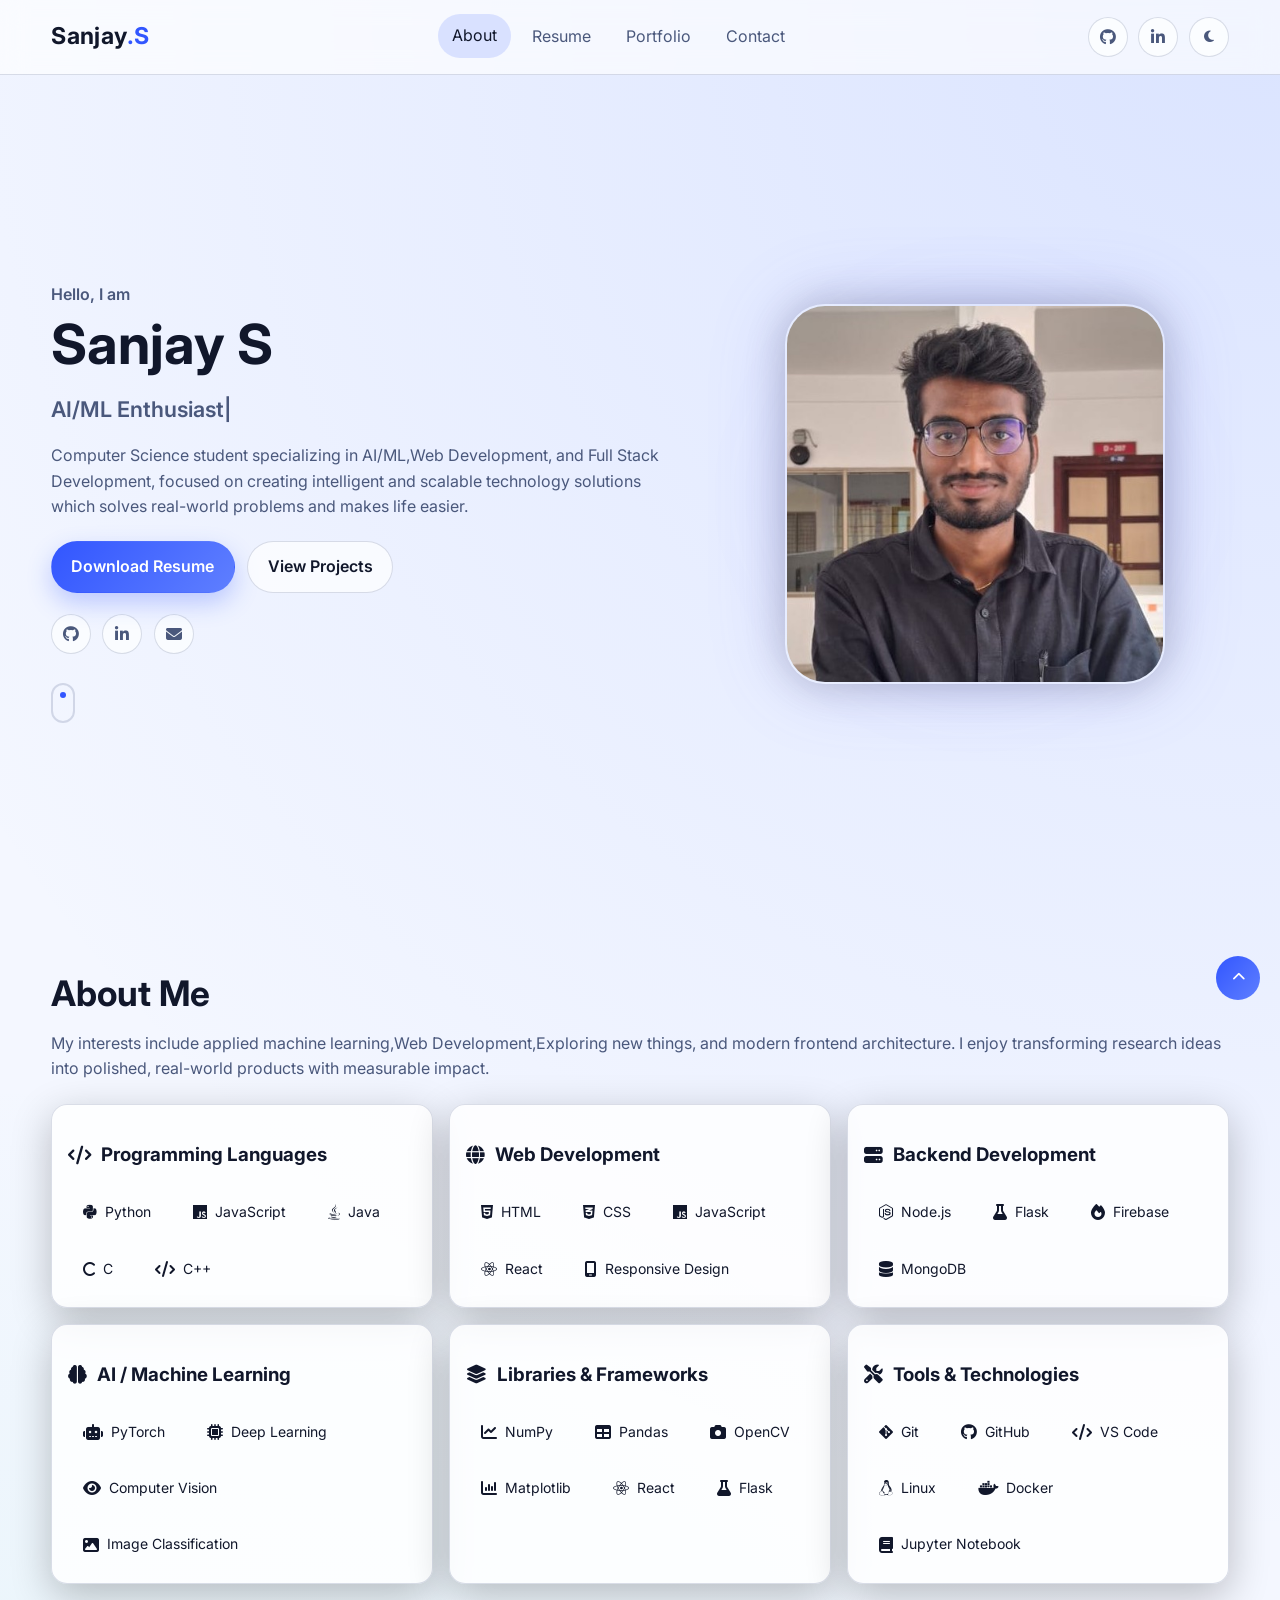
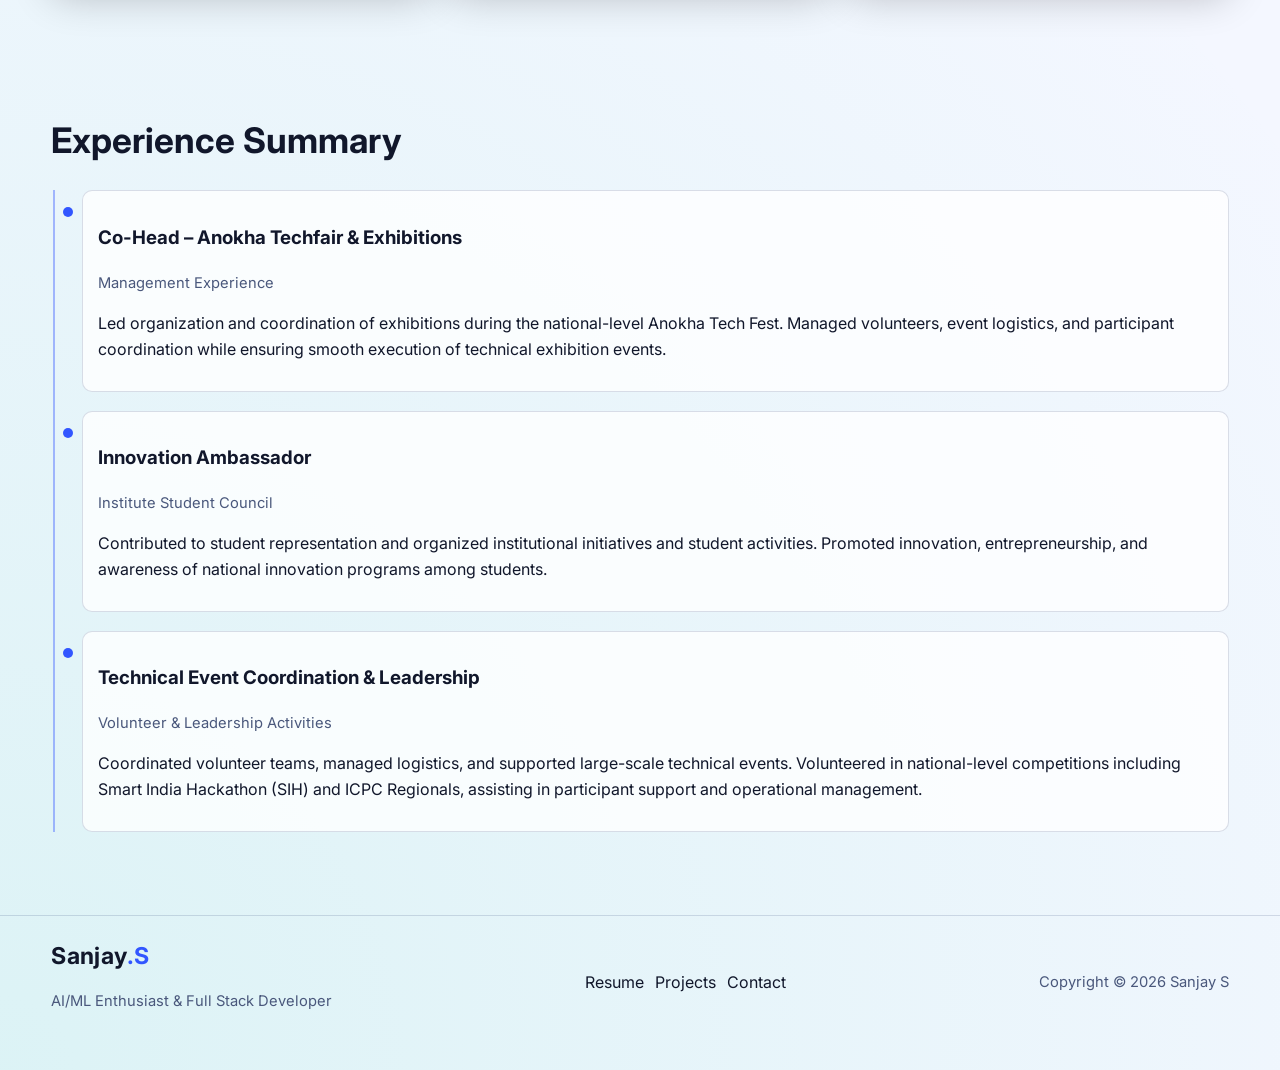
<file: index.html>
<!doctype html>
<html lang="en">
  <head>
    <meta charset="UTF-8" />
    <meta name="viewport" content="width=device-width, initial-scale=1.0" />
    <meta
      name="description"
      content="Sanjay S - Computer Science student and AI/ML developer portfolio."
    />
    <title>Sanjay S | AI/ML Developer Portfolio</title>
    <link rel="preconnect" href="https://fonts.googleapis.com" />
    <link rel="preconnect" href="https://fonts.gstatic.com" crossorigin />
    <link
      rel="stylesheet"
      href="https://cdnjs.cloudflare.com/ajax/libs/font-awesome/6.5.1/css/all.min.css"
    />
    <link
      href="https://fonts.googleapis.com/css2?family=Inter:wght@400;500;600;700;800&display=swap"
      rel="stylesheet"
    />
    <link
      rel="stylesheet"
      href="https://cdnjs.cloudflare.com/ajax/libs/font-awesome/6.5.2/css/all.min.css"
    />
    <link rel="stylesheet" href="style.css" />
  </head>
  <body>
    <div class="preloader" data-preloader aria-hidden="true">
      <span class="loader-ring"></span>
    </div>
    <div class="scroll-progress" data-scroll-progress aria-hidden="true"></div>

    <header class="site-header">
      <nav class="navbar container" aria-label="Main navigation">
        <a class="brand" href="index.html">Sanjay<span>.S</span></a>
        <ul class="nav-links" data-nav-links>
          <li><a href="#about">About</a></li>
          <li><a href="pages/resume.html">Resume</a></li>
          <li><a href="pages/portfolio.html">Portfolio</a></li>

          <li><a href="pages/contact.html">Contact</a></li>
        </ul>
        <div class="nav-actions">
          <a
            class="icon-btn social-hide"
            href="https://github.com/Sanjay1266"
            target="_blank"
            rel="noreferrer"
            aria-label="GitHub"
          >
            <i class="fa-brands fa-github"></i>
          </a>
          <a
            class="icon-btn social-hide"
            href="https://www.linkedin.com/in/sanjaysundaram1266/"
            target="_blank"
            rel="noreferrer"
            aria-label="LinkedIn"
          >
            <i class="fa-brands fa-linkedin-in"></i>
          </a>
          <button
            class="theme-toggle"
            data-theme-toggle
            aria-label="Toggle theme"
          >
            <i class="fa-solid fa-moon"></i>
          </button>
          <button
            class="menu-btn"
            data-menu-btn
            aria-expanded="false"
            aria-label="Toggle menu"
          >
            <i class="fa-solid fa-bars"></i>
          </button>
        </div>
      </nav>
    </header>

    <main class="main">
      <section class="hero container" id="about">
        <div class="hero-grid">
          <div data-reveal>
            <p class="eyebrow">Hello, I am</p>
            <h1>Sanjay S</h1>
            <p class="typing-line">
              <span data-typing></span><span class="cursor">|</span>
            </p>
            <p>
              Computer Science student specializing in AI/ML,Web Development,
              and Full Stack Development, focused on creating intelligent and
              scalable technology solutions which solves real-world problems and
              makes life easier.
            </p>
            <div class="btn-row">
              <a
                class="btn btn-primary"
                target="_blank"
                href="assets\resume\Sanjay's_Resume.pdf"
                >Download Resume</a
              >
              <a class="btn btn-ghost" href="pages/portfolio.html"
                >View Projects</a
              >
            </div>
            <div class="social-row">
              <a
                class="icon-btn"
                href="https://github.com/Sanjay1266"
                target="_blank"
                rel="noreferrer"
                aria-label="GitHub"
              >
                <i class="fa-brands fa-github"></i>
              </a>
              <a
                class="icon-btn"
                href="https://www.linkedin.com/in/sanjaysundaram1266/"
                target="_blank"
                rel="noreferrer"
                aria-label="LinkedIn"
              >
                <i class="fa-brands fa-linkedin-in"></i>
              </a>
              <a
                class="icon-btn"
                href="mailto:sanjaysundaram50@gmail.com"
                aria-label="Email"
              >
                <i class="fa-solid fa-envelope"></i>
              </a>
            </div>
            <div class="scroll-indicator" aria-hidden="true"></div>
          </div>
          <div class="profile-image-container" data-reveal>
            <div class="profile-image-glow"></div>

            <div class="profile-image-box">
              <img src="assets/images/Sanjay_proj.jpeg" alt="Sanjay S" />
            </div>
          </div>
        </div>
      </section>

      <section class="container" id="intro" data-reveal>
        <h2 class="section-title">About Me</h2>
        <p class="section-lead">
          My interests include applied machine learning,Web
          Development,Exploring new things, and modern frontend architecture. I
          enjoy transforming research ideas into polished, real-world products
          with measurable impact.
        </p>
        <div class="grid modern-skills-grid">
          <!-- Programming Languages -->
          <article class="card modern-skill-card">
            <h3>
              <i class="fa-solid fa-code"></i>
              Programming Languages
            </h3>

            <div class="skills-icons">
              <span>
                <i class="fa-brands fa-python"></i>
                Python
              </span>

              <span>
                <i class="fa-brands fa-js"></i>
                JavaScript
              </span>

              <span>
                <i class="fa-brands fa-java"></i>
                Java
              </span>

              <span>
                <i class="fa-solid fa-c"></i>
                C
              </span>

              <span>
                <i class="fa-solid fa-code"></i>
                C++
              </span>
            </div>
          </article>

          <!-- Web Development -->
          <article class="card modern-skill-card">
            <h3>
              <i class="fa-solid fa-globe"></i>
              Web Development
            </h3>

            <div class="skills-icons">
              <span>
                <i class="fa-brands fa-html5"></i>
                HTML
              </span>

              <span>
                <i class="fa-brands fa-css3-alt"></i>
                CSS
              </span>

              <span>
                <i class="fa-brands fa-js"></i>
                JavaScript
              </span>

              <span>
                <i class="fa-brands fa-react"></i>
                React
              </span>

              <span>
                <i class="fa-solid fa-mobile-screen"></i>
                Responsive Design
              </span>
            </div>
          </article>

          <!-- Backend -->
          <article class="card modern-skill-card">
            <h3>
              <i class="fa-solid fa-server"></i>
              Backend Development
            </h3>

            <div class="skills-icons">
              <span>
                <i class="fa-brands fa-node-js"></i>
                Node.js
              </span>

              <span>
                <i class="fa-solid fa-flask"></i>
                Flask
              </span>

              <span>
                <i class="fa-solid fa-fire"></i>
                Firebase
              </span>

              <span>
                <i class="fa-solid fa-database"></i>
                MongoDB
              </span>
            </div>
          </article>

          <!-- AI / ML -->
          <article class="card modern-skill-card">
            <h3>
              <i class="fa-solid fa-brain"></i>
              AI / Machine Learning
            </h3>

            <div class="skills-icons">
              <span>
                <i class="fa-solid fa-robot"></i>
                PyTorch
              </span>

              <span>
                <i class="fa-solid fa-microchip"></i>
                Deep Learning
              </span>

              <span>
                <i class="fa-solid fa-eye"></i>
                Computer Vision
              </span>

              <span>
                <i class="fa-solid fa-image"></i>
                Image Classification
              </span>
            </div>
          </article>

          <!-- Libraries -->
          <article class="card modern-skill-card">
            <h3>
              <i class="fa-solid fa-layer-group"></i>
              Libraries & Frameworks
            </h3>

            <div class="skills-icons">
              <span>
                <i class="fa-solid fa-chart-line"></i>
                NumPy
              </span>

              <span>
                <i class="fa-solid fa-table"></i>
                Pandas
              </span>

              <span>
                <i class="fa-solid fa-camera"></i>
                OpenCV
              </span>

              <span>
                <i class="fa-solid fa-chart-column"></i>
                Matplotlib
              </span>

              <span>
                <i class="fa-brands fa-react"></i>
                React
              </span>

              <span>
                <i class="fa-solid fa-flask"></i>
                Flask
              </span>
            </div>
          </article>

          <!-- Tools -->
          <article class="card modern-skill-card">
            <h3>
              <i class="fa-solid fa-screwdriver-wrench"></i>
              Tools & Technologies
            </h3>

            <div class="skills-icons">
              <span>
                <i class="fa-brands fa-git-alt"></i>
                Git
              </span>

              <span>
                <i class="fa-brands fa-github"></i>
                GitHub
              </span>

              <span>
                <i class="fa-solid fa-code"></i>
                VS Code
              </span>

              <span>
                <i class="fa-brands fa-linux"></i>
                Linux
              </span>

              <span>
                <i class="fa-brands fa-docker"></i>
                Docker
              </span>

              <span>
                <i class="fa-solid fa-book"></i>
                Jupyter Notebook
              </span>
            </div>
          </article>
        </div>
      </section>

      <section class="container" id="experience" data-reveal>
        <h2 class="section-title">Experience Summary</h2>

        <div class="timeline">
          <article class="timeline-item">
            <h3>Co-Head – Anokha Techfair & Exhibitions</h3>
            <p class="meta">Management Experience</p>
            <p>
              Led organization and coordination of exhibitions during the
              national-level Anokha Tech Fest. Managed volunteers, event
              logistics, and participant coordination while ensuring smooth
              execution of technical exhibition events.
            </p>
          </article>

          <article class="timeline-item">
            <h3>Innovation Ambassador</h3>
            <p class="meta">Institute Student Council</p>
            <p>
              Contributed to student representation and organized institutional
              initiatives and student activities. Promoted innovation,
              entrepreneurship, and awareness of national innovation programs
              among students.
            </p>
          </article>

          <article class="timeline-item">
            <h3>Technical Event Coordination & Leadership</h3>
            <p class="meta">Volunteer & Leadership Activities</p>
            <p>
              Coordinated volunteer teams, managed logistics, and supported
              large-scale technical events. Volunteered in national-level
              competitions including Smart India Hackathon (SIH) and ICPC
              Regionals, assisting in participant support and operational
              management.
            </p>
          </article>
        </div>
      </section>
    </main>

    <footer class="site-footer">
      <div class="container footer-grid">
        <div>
          <a class="brand" href="index.html">Sanjay<span>.S</span></a>
          <p class="meta">AI/ML Enthusiast & Full Stack Developer</p>
        </div>
        <div class="social-row">
          <a href="pages/resume.html">Resume</a>
          <a href="pages/portfolio.html">Projects</a>

          <a href="pages/contact.html">Contact</a>
        </div>
        <p class="meta">Copyright &copy; <span data-year></span> Sanjay S</p>
      </div>
    </footer>

    <button class="back-to-top" data-back-to-top aria-label="Back to top">
      <i class="fa-solid fa-chevron-up"></i>
    </button>

    <script src="script.js"></script>
  </body>
</html>
</file>
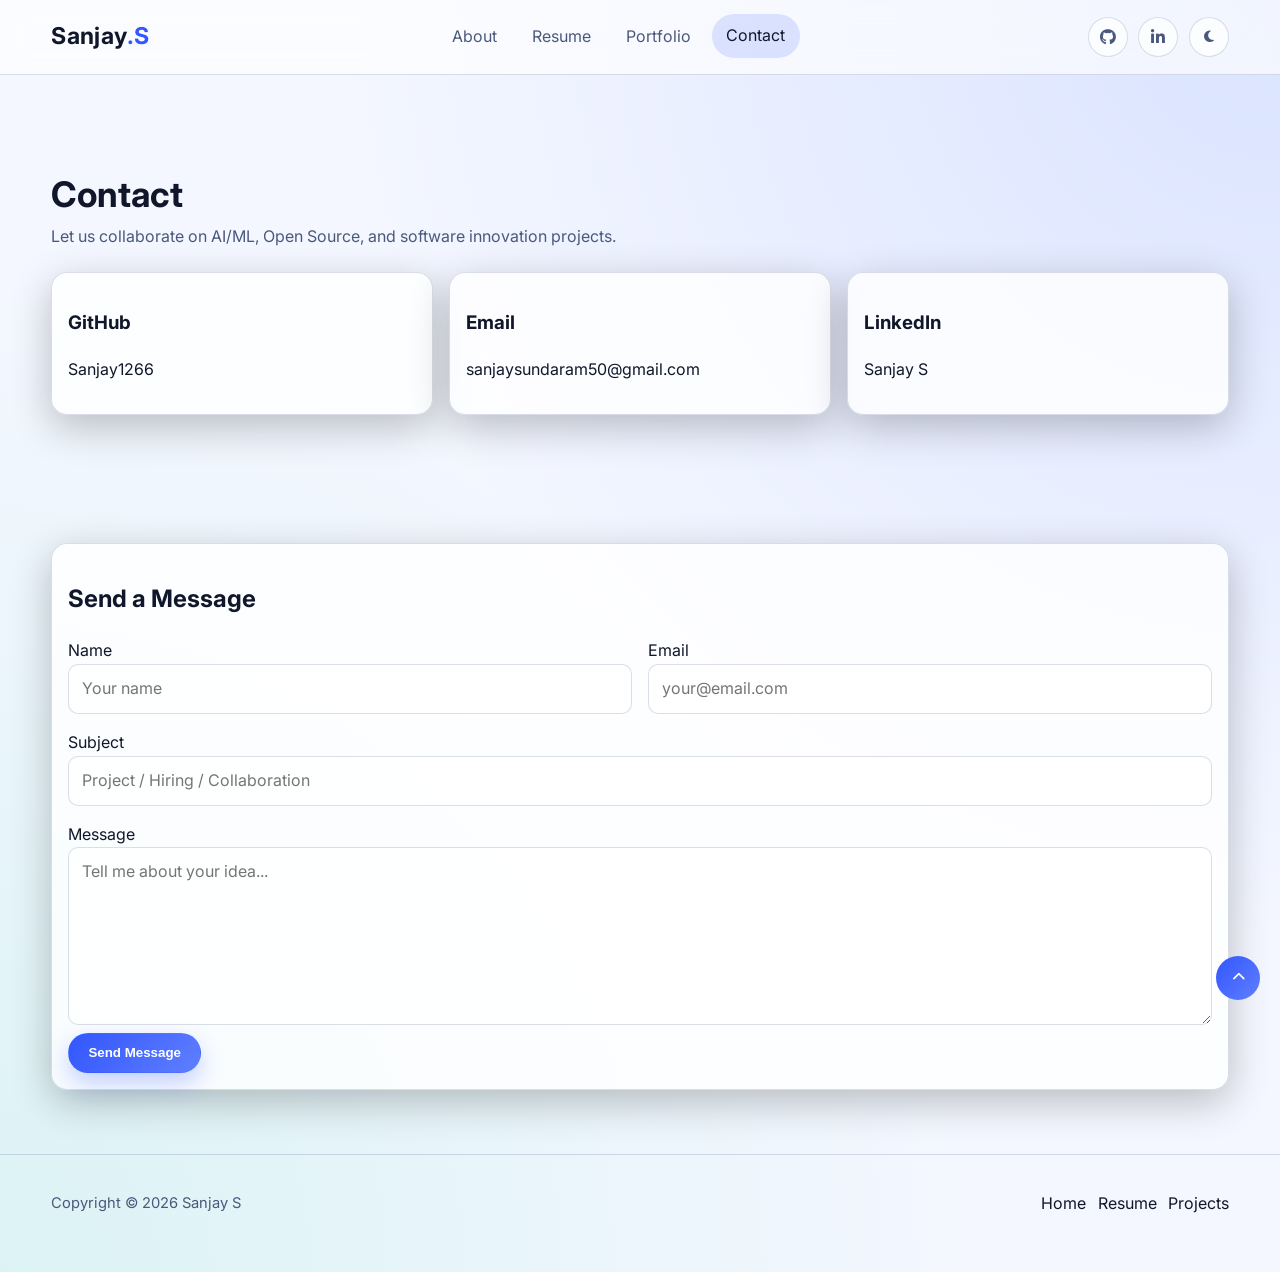
<file: pages/contact.html>
<!doctype html>
<html lang="en">
  <head>
    <meta charset="UTF-8" />

    <meta name="viewport" content="width=device-width, initial-scale=1.0" />

    <meta
      name="description"
      content="Contact Sanjay S for AI/ML and software engineering opportunities."
    />

    <title>Contact | Sanjay S</title>

    <!-- Google Fonts -->
    <link rel="preconnect" href="https://fonts.googleapis.com" />

    <link rel="preconnect" href="https://fonts.gstatic.com" crossorigin />

    <link
      href="https://fonts.googleapis.com/css2?family=Inter:wght@400;500;600;700;800&display=swap"
      rel="stylesheet"
    />

    <!-- Font Awesome -->
    <link
      rel="stylesheet"
      href="https://cdnjs.cloudflare.com/ajax/libs/font-awesome/6.5.2/css/all.min.css"
    />

    <!-- Main CSS -->
    <link rel="stylesheet" href="../style.css" />
  </head>

  <body>
    <!-- Preloader -->
    <div class="preloader" data-preloader aria-hidden="true">
      <span class="loader-ring"></span>
    </div>

    <!-- Scroll Progress -->
    <div class="scroll-progress" data-scroll-progress></div>

    <!-- Header -->
    <header class="site-header">
      <nav class="navbar container">
        <a class="brand" href="../index.html"> Sanjay<span>.S</span> </a>

        <ul class="nav-links" data-nav-links>
          <li>
            <a href="../index.html#about">About</a>
          </li>

          <li>
            <a href="resume.html">Resume</a>
          </li>

          <li>
            <a href="portfolio.html">Portfolio</a>
          </li>

          <li>
            <a href="contact.html">Contact</a>
          </li>
        </ul>

        <div class="nav-actions">
          <!-- GitHub -->
          <a
            class="icon-btn social-hide"
            href="https://github.com/Sanjay1266"
            target="_blank"
            rel="noreferrer"
          >
            <i class="fa-brands fa-github"></i>
          </a>

          <!-- LinkedIn -->
          <a
            class="icon-btn social-hide"
            href="https://www.linkedin.com/in/sanjaysundaram1266/"
            target="_blank"
            rel="noreferrer"
          >
            <i class="fa-brands fa-linkedin-in"></i>
          </a>

          <!-- Theme Toggle -->
          <button
            class="theme-toggle"
            data-theme-toggle
            aria-label="Toggle theme"
          >
            <i class="fa-solid fa-moon"></i>
          </button>

          <!-- Mobile Menu -->
          <button
            class="menu-btn"
            data-menu-btn
            aria-expanded="false"
            aria-label="Toggle menu"
          >
            <i class="fa-solid fa-bars"></i>
          </button>
        </div>
      </nav>
    </header>

    <!-- Main -->
    <main class="main container">
      <!-- Contact Intro -->
      <section data-reveal>
        <h1 class="section-title">Contact</h1>

        <p class="section-lead">
          Let us collaborate on AI/ML, Open Source, and software innovation
          projects.
        </p>

        <div class="grid contact-grid">
          <!-- GitHub -->
          <article class="card">
            <a
              href="https://github.com/Sanjay1266"
              target="_blank"
              rel="noreferrer"
            >
              <h3>GitHub</h3>

              <p>Sanjay1266</p>
            </a>
          </article>

          <!-- Email -->
          <article class="card">
            <a href="mailto:sanjaysundaram50@gmail.com">
              <h3>Email</h3>

              <p>sanjaysundaram50@gmail.com</p>
            </a>
          </article>

          <!-- LinkedIn -->
          <article class="card">
            <a
              href="https://www.linkedin.com/in/sanjaysundaram1266/"
              target="_blank"
              rel="noreferrer"
            >
              <h3>LinkedIn</h3>

              <p>Sanjay S</p>
            </a>
          </article>
        </div>
      </section>

      <!-- Contact Form -->
      <section data-reveal>
        <article class="card contact-form">
          <h2>Send a Message</h2>

          <form
            action="https://formsubmit.co/ajax/sanjaysundaram50@gmail.com"
            method="POST"
            id="contact-form"
          >
            <!-- Disable Captcha -->
            <input type="hidden" name="_captcha" value="false" />

            <!-- Email Subject -->
            <input
              type="hidden"
              name="_subject"
              value="New Portfolio Message!"
            />

            <div class="grid">
              <!-- Name -->
              <div>
                <label for="name"> Name </label>

                <input
                  id="name"
                  name="name"
                  type="text"
                  placeholder="Your name"
                  required
                />
              </div>

              <!-- Email -->
              <div>
                <label for="email"> Email </label>

                <input
                  id="email"
                  name="email"
                  type="email"
                  placeholder="your@email.com"
                  required
                />
              </div>

              <!-- Subject -->
              <div class="full">
                <label for="subject"> Subject </label>

                <input
                  id="subject"
                  name="subject"
                  type="text"
                  placeholder="Project / Hiring / Collaboration"
                  required
                />
              </div>

              <!-- Message -->
              <div class="full">
                <label for="message"> Message </label>

                <textarea
                  id="message"
                  name="message"
                  rows="6"
                  placeholder="Tell me about your idea..."
                  required
                ></textarea>
              </div>
            </div>

            <!-- Submit -->
            <button class="btn btn-primary" type="submit">Send Message</button>
          </form>
        </article>
      </section>
    </main>

    <!-- Footer -->
    <footer class="site-footer">
      <div class="container footer-grid">
        <p class="meta">
          Copyright &copy;
          <span data-year></span>
          Sanjay S
        </p>

        <div class="social-row">
          <a href="../index.html"> Home </a>

          <a href="resume.html"> Resume </a>

          <a href="portfolio.html"> Projects </a>
        </div>
      </div>
    </footer>

    <!-- Back To Top -->
    <button class="back-to-top" data-back-to-top aria-label="Back to top">
      <i class="fa-solid fa-chevron-up"></i>
    </button>

    <!-- Script -->
    <script src="../script.js"></script>
  </body>
</html>
</file>
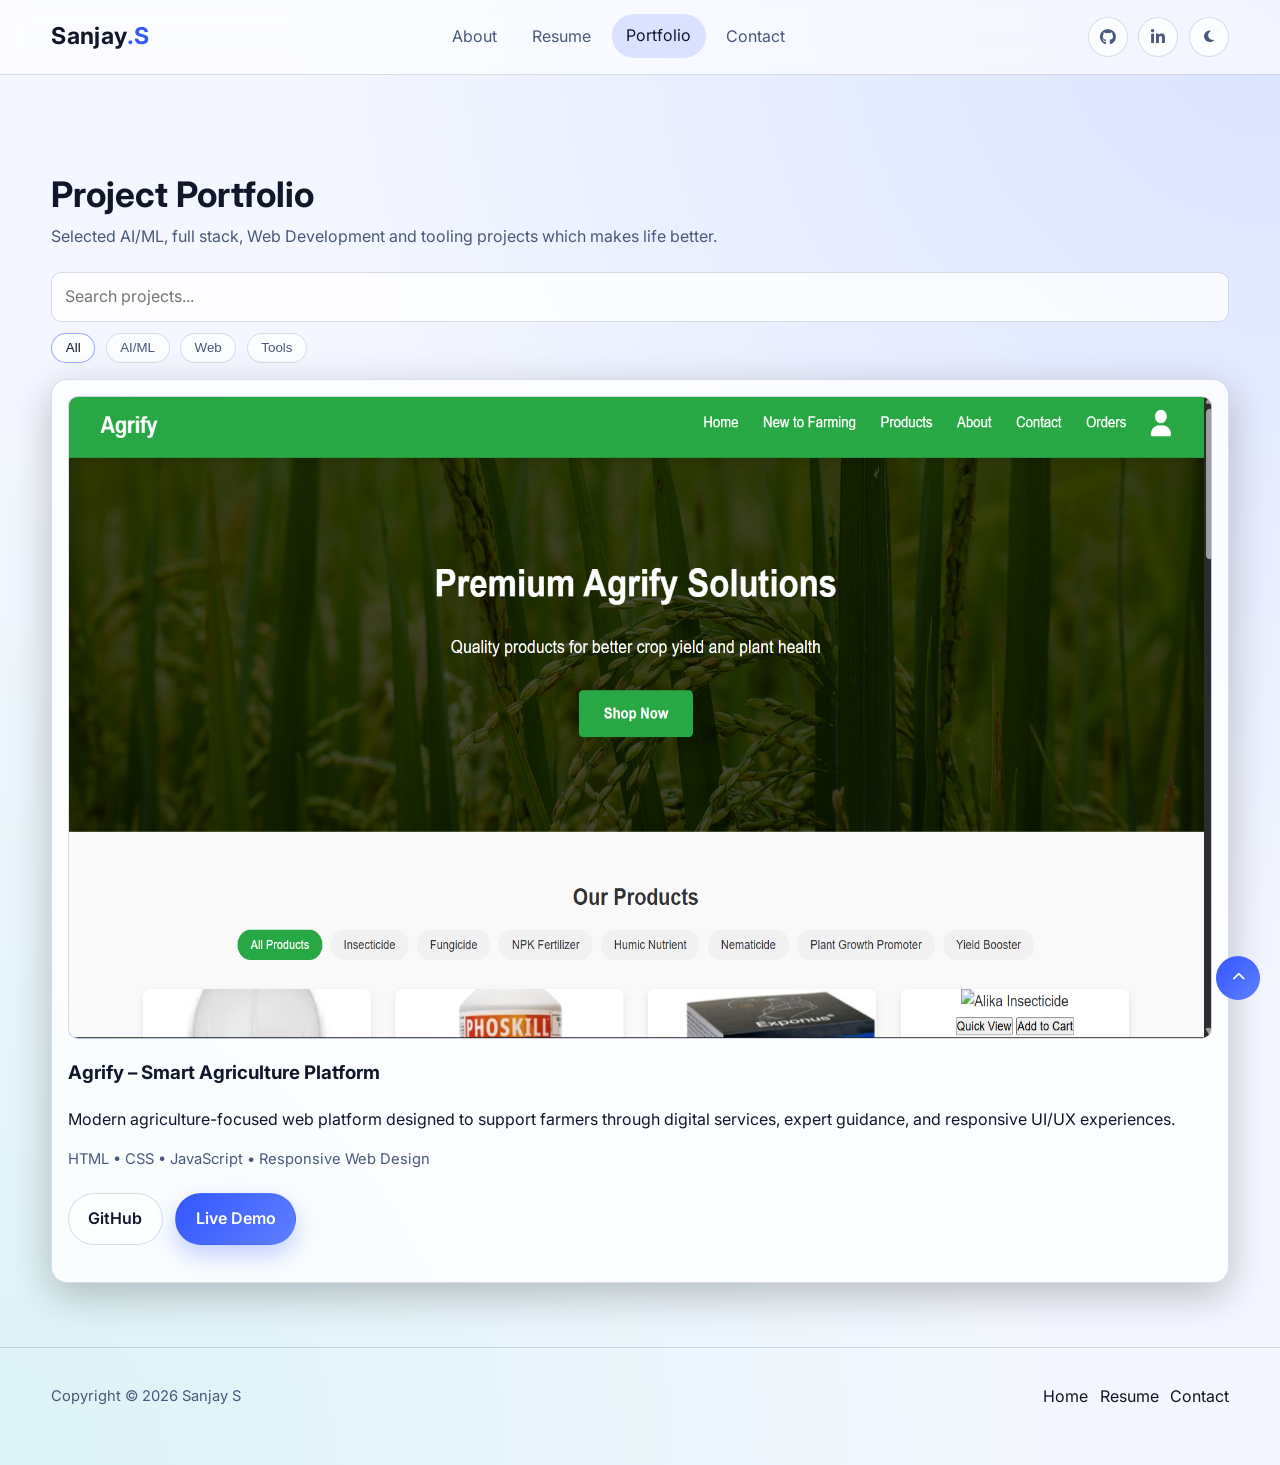
<file: pages/portfolio.html>
<!doctype html>
<html lang="en">
  <head>
    <meta charset="UTF-8" />
    <meta name="viewport" content="width=device-width, initial-scale=1.0" />
    <meta name="description" content="Projects and case studies by Sanjay S." />
    <title>Portfolio | Sanjay S</title>
    <link rel="preconnect" href="https://fonts.googleapis.com" />
    <link rel="preconnect" href="https://fonts.gstatic.com" crossorigin />
    <link
      href="https://fonts.googleapis.com/css2?family=Inter:wght@400;500;600;700;800&display=swap"
      rel="stylesheet"
    />
    <link
      rel="stylesheet"
      href="https://cdnjs.cloudflare.com/ajax/libs/font-awesome/6.5.2/css/all.min.css"
    />
    <link rel="stylesheet" href="../style.css" />
  </head>
  <body>
    <div class="preloader" data-preloader aria-hidden="true">
      <span class="loader-ring"></span>
    </div>
    <div class="scroll-progress" data-scroll-progress></div>
    <header class="site-header">
      <nav class="navbar container">
        <a class="brand" href="../index.html">Sanjay<span>.S</span></a>
        <ul class="nav-links" data-nav-links>
          <li><a href="../index.html#about">About</a></li>
          <li><a href="resume.html">Resume</a></li>
          <li><a href="portfolio.html">Portfolio</a></li>
          <li><a href="contact.html">Contact</a></li>
        </ul>
        <div class="nav-actions">
          <a
            class="icon-btn social-hide"
            href="https://github.com/Sanjay1266"
            target="_blank"
            rel="noreferrer"
            ><i class="fa-brands fa-github"></i
          ></a>
          <a
            class="icon-btn social-hide"
            href="https://www.linkedin.com/in/sanjaysundaram1266/"
            target="_blank"
            rel="noreferrer"
            ><i class="fa-brands fa-linkedin-in"></i
          ></a>
          <button
            class="theme-toggle"
            data-theme-toggle
            aria-label="Toggle theme"
          >
            <i class="fa-solid fa-moon"></i>
          </button>
          <button
            class="menu-btn"
            data-menu-btn
            aria-expanded="false"
            aria-label="Toggle menu"
          >
            <i class="fa-solid fa-bars"></i>
          </button>
        </div>
      </nav>
    </header>

    <main class="main container" data-projects>
      <section data-reveal>
        <h1 class="section-title">Project Portfolio</h1>
        <p class="section-lead">
          Selected AI/ML, full stack, Web Development and tooling projects which
          makes life better.
        </p>
        <div class="control-row">
          <input
            type="search"
            placeholder="Search projects..."
            data-search-project
            aria-label="Search projects"
          />
          <button class="chip active" data-filter="all">All</button>
          <button class="chip" data-filter="ai">AI/ML</button>
          <button class="chip" data-filter="web">Web</button>
          <button class="chip" data-filter="tools">Tools</button>
        </div>
        <div class="grid projects-grid">
          <article
            class="card project-card"
            data-category="web"
            data-title="Agrify – Smart Agriculture Platform"
            data-stack="HTML, CSS, JavaScript, Responsive Design"
            data-long="Designed and developed Agrify, a modern agriculture-focused web platform aimed at supporting farmers through digital solutions such as agricultural product showcasing, farmer guidance, expert support, community interaction, and responsive UI/UX experiences. Built with a strong focus on accessibility, clean interface design, and responsive frontend development."
          >
            <!-- Project Image -->
            <div class="project-image-container">
              <img
                src="../assets/Project_imgs/Agrify_img.png"
                alt="Agrify Project Preview"
                class="project-image"
              />
            </div>

            <h3>Agrify – Smart Agriculture Platform</h3>

            <p>
              Modern agriculture-focused web platform designed to support
              farmers through digital services, expert guidance, and responsive
              UI/UX experiences.
            </p>

            <p class="meta">HTML • CSS • JavaScript • Responsive Web Design</p>

            <div class="btn-row">
              <a
                class="btn btn-ghost"
                href="https://github.com/Sanjay1266/Agrify"
                target="_blank"
                rel="noreferrer"
              >
                GitHub
              </a>

              <a
                class="btn btn-primary"
                href="https://sanjay1266.github.io/Agrify/"
                target="_blank"
                rel="noreferrer"
              >
                Live Demo
              </a>
            </div>
          </article>
        </div>
      </section>
    </main>

    <div class="modal" data-modal aria-hidden="true">
      <article class="modal-card">
        <div class="btn-row" style="justify-content: space-between">
          <h2 style="margin: 0">Project Details</h2>
          <button class="chip" data-modal-close>Close</button>
        </div>
        <div data-modal-content></div>
      </article>
    </div>

    <footer class="site-footer">
      <div class="container footer-grid">
        <p class="meta">Copyright &copy; <span data-year></span> Sanjay S</p>
        <div class="social-row">
          <a href="../index.html">Home</a><a href="resume.html">Resume</a
          ><a href="contact.html">Contact</a>
        </div>
      </div>
    </footer>
    <button class="back-to-top" data-back-to-top aria-label="Back to top">
      <i class="fa-solid fa-chevron-up"></i>
    </button>
    <script src="../script.js"></script>
  </body>
</html>
</file>
<file: style.css>
:root {
  --font-family: "Inter", "Poppins", sans-serif;
  --radius-sm: 10px;
  --radius-md: 16px;
  --radius-lg: 24px;
  --nav-height: 74px;
  --container-width: min(1200px, 92vw);
  --transition: 240ms ease;
  --shadow-soft: 0 12px 40px rgba(0, 0, 0, 0.24);
}
/* ================= PROFILE IMAGE ================= */

.profile-image-container {
  position: relative;
  display: flex;
  justify-content: center;
  align-items: center;
}

.profile-image-box {
  position: relative;
  width: 380px;
  height: 380px;
  border-radius: 40px;
  overflow: hidden;
  z-index: 2;

  backdrop-filter: blur(20px);

  border: 2px solid rgba(255, 255, 255, 0.1);

  animation: floatImage 5s ease-in-out infinite;

  box-shadow:
    0 0 40px rgba(0, 0, 0, 0.2),
    0 0 80px rgba(99, 102, 241, 0.2);
}

.profile-image-box img {
  width: 100%;
  height: 100%;
  object-fit: cover;
}

/* Glow Effect */

.profile-image-glow {
  position: absolute;

  width: 420px;
  height: 420px;

  background: radial-gradient(
    circle,
    rgba(99, 102, 241, 0.35),
    transparent 70%
  );

  filter: blur(40px);

  z-index: 1;

  animation: pulseGlow 4s infinite alternate;
}

/* Floating Animation */

@keyframes floatImage {
  0% {
    transform: translateY(0px);
  }

  50% {
    transform: translateY(-15px);
  }

  100% {
    transform: translateY(0px);
  }
}

/* Glow Animation */

@keyframes pulseGlow {
  from {
    transform: scale(1);
    opacity: 0.7;
  }

  to {
    transform: scale(1.1);
    opacity: 1;
  }
}

/* ================= RESPONSIVE ================= */

@media (max-width: 992px) {
  .profile-image-box {
    width: 320px;
    height: 320px;
  }

  .profile-image-glow {
    width: 360px;
    height: 360px;
  }
}

@media (max-width: 768px) {
  .profile-image-box {
    width: 260px;
    height: 260px;
    border-radius: 30px;
  }

  .profile-image-glow {
    width: 300px;
    height: 300px;
  }
}

@media (max-width: 480px) {
  .profile-image-box {
    width: 220px;
    height: 220px;
  }

  .profile-image-glow {
    width: 250px;
    height: 250px;
  }
}

/* Certificate Card */
.certificate-card {
  overflow: hidden;
  transition: transform 0.3s ease;
  height: 100%;
}

.certificate-card:hover {
  transform: translateY(-6px);
}

/* Certificate Image Container */
.certificate-container {
  position: relative;
  overflow: hidden;
  border-radius: 12px;
}

/* Certificate Image */
.certificate-image {
  width: 100%;
  height: 220px;
  object-fit: cover;
  border-radius: 12px;
  transition: transform 0.3s ease;
}

/* Hover Overlay */
.certificate-hover {
  position: absolute;
  bottom: 15px;
  left: 50%;
  transform: translateX(-50%);
  background: rgba(0, 0, 0, 0.7);
  color: white;
  padding: 10px 18px;
  border-radius: 30px;
  font-size: 14px;
  font-weight: 600;
  opacity: 0;
  transition: all 0.3s ease;
  pointer-events: none;
  white-space: nowrap;
}

/* Hover Effects */
.certificate-container:hover .certificate-hover {
  opacity: 1;
  bottom: 25px;
}

.certificate-container:hover .certificate-image {
  transform: scale(1.03);
}

/* Remove Link Underline */
.certificate-link {
  text-decoration: none;
}

/* Better Text Alignment */
.certificate-card h3 {
  margin-top: 16px;
  line-height: 1.4;
}

.certificate-card .meta {
  line-height: 1.6;
}
/* Certificate Grid */
.certificate-grid {
  display: grid;
  grid-template-columns: repeat(4, 1fr);
  gap: 24px;
}

/* Responsive */
@media (max-width: 1200px) {
  .certificate-grid {
    grid-template-columns: repeat(3, 1fr);
  }
}

@media (max-width: 900px) {
  .certificate-grid {
    grid-template-columns: repeat(2, 1fr);
  }
}

@media (max-width: 600px) {
  .certificate-grid {
    grid-template-columns: 1fr;
  }
}

/* ================= RESEARCH GRID ================= */

.research-grid {
  display: grid;
  grid-template-columns: repeat(2, 1fr);
  gap: 24px;
}

/* ================= RESPONSIVE ================= */

@media (max-width: 900px) {
  .research-grid {
    grid-template-columns: 1fr;
  }
}

/* ================= RESEARCH CARD ================= */

.research-card {
  overflow: hidden;
  transition: transform 0.3s ease;
  height: 100%;
}

.research-card:hover {
  transform: translateY(-6px);
}

/* ================= RESEARCH CONTAINER ================= */

.research-container {
  position: relative;
  overflow: hidden;
  border-radius: 12px;
}

/* ================= RESEARCH IMAGE ================= */

.research-image {
  width: 100%;
  height: 260px;
  object-fit: cover;
  border-radius: 12px;
  transition: transform 0.3s ease;
}

/* ================= HOVER EFFECT ================= */

.research-hover {
  position: absolute;
  bottom: 15px;
  left: 50%;
  transform: translateX(-50%);
  background: rgba(0, 0, 0, 0.7);
  color: white;
  padding: 10px 18px;
  border-radius: 30px;
  font-size: 14px;
  font-weight: 600;
  opacity: 0;
  transition: all 0.3s ease;
  pointer-events: none;
  white-space: nowrap;
}

.research-container:hover .research-hover {
  opacity: 1;
  bottom: 25px;
}

.research-container:hover .research-image {
  transform: scale(1.03);
}

/* ================= LINK ================= */

.research-link {
  text-decoration: none;
}

/* ================= TEXT ================= */

.research-card h3 {
  margin-top: 16px;
  line-height: 1.5;
}

.research-card .meta {
  line-height: 1.6;
}
/* ================= MODERN SKILLS GRID ================= */

.modern-skills-grid {
  display: grid;
  grid-template-columns: repeat(3, 1fr);
  gap: 24px;
}

/* ================= RESPONSIVE ================= */

@media (max-width: 1000px) {
  .modern-skills-grid {
    grid-template-columns: repeat(2, 1fr);
  }
}

@media (max-width: 650px) {
  .modern-skills-grid {
    grid-template-columns: 1fr;
  }
}

/* ================= SKILL CARD ================= */

.modern-skill-card {
  padding: 24px;
  transition: transform 0.3s ease;
}

.modern-skill-card:hover {
  transform: translateY(-6px);
}

/* ================= TITLE ================= */

.modern-skill-card h3 {
  display: flex;
  align-items: center;
  gap: 10px;
  margin-bottom: 20px;
}

/* ================= SKILL ICONS ================= */

.skills-icons {
  display: flex;
  flex-wrap: wrap;
  gap: 12px;
}

/* ================= SKILL TAG ================= */

.skills-icons span {
  display: flex;
  align-items: center;
  gap: 8px;

  padding: 10px 14px;

  border-radius: 30px;

  background: rgba(255, 255, 255, 0.06);

  border: 1px solid rgba(255, 255, 255, 0.08);

  font-size: 14px;

  transition: all 0.3s ease;
}

/* ================= HOVER EFFECT ================= */

.skills-icons span:hover {
  transform: translateY(-3px) scale(1.04);

  background: rgba(255, 255, 255, 0.12);
}

/* ================= ICONS ================= */

.skills-icons i {
  font-size: 16px;
}

body[data-theme="dark"] {
  --bg: #060913;
  --bg-elev: rgba(16, 23, 40, 0.62);
  --bg-card: rgba(14, 19, 32, 0.72);
  --text: #ecf0ff;
  --text-soft: #aeb8db;
  --line: rgba(173, 185, 255, 0.2);
  --primary: #77e4ff;
  --secondary: #8e9eff;
  --accent: #73ffc8;
  --gradient:
    radial-gradient(
      circle at top right,
      rgba(119, 228, 255, 0.18),
      transparent 48%
    ),
    radial-gradient(
      circle at bottom left,
      rgba(142, 158, 255, 0.16),
      transparent 54%
    ),
    #060913;
}

body[data-theme="light"] {
  --bg: #f4f7ff;
  --bg-elev: rgba(255, 255, 255, 0.74);
  --bg-card: rgba(255, 255, 255, 0.84);
  --text: #11172b;
  --text-soft: #4a587c;
  --line: rgba(36, 53, 104, 0.16);
  --primary: #3256ff;
  --secondary: #5f7fff;
  --accent: #0abf93;
  --gradient:
    radial-gradient(
      circle at top right,
      rgba(102, 139, 255, 0.18),
      transparent 52%
    ),
    radial-gradient(
      circle at bottom left,
      rgba(73, 217, 188, 0.14),
      transparent 54%
    ),
    #f4f7ff;
}

*,
*::before,
*::after {
  box-sizing: border-box;
}

html {
  scroll-behavior: smooth;
}

body {
  margin: 0;
  font-family: var(--font-family);
  background: var(--gradient);
  color: var(--text);
  line-height: 1.6;
  transition:
    background 350ms ease,
    color var(--transition);
  min-height: 100vh;
}

body.nav-open {
  overflow: hidden;
}

a {
  color: inherit;
  text-decoration: none;
}

img {
  display: block;
  max-width: 100%;
}

.container {
  width: var(--container-width);
  margin-inline: auto;
}

.preloader {
  position: fixed;
  inset: 0;
  background: var(--bg);
  display: grid;
  place-items: center;
  z-index: 2000;
  transition:
    opacity 300ms ease,
    visibility 300ms ease;
}

.preloader.hidden {
  opacity: 0;
  visibility: hidden;
}

.loader-ring {
  width: 54px;
  height: 54px;
  border-radius: 50%;
  border: 4px solid transparent;
  border-top-color: var(--primary);
  border-right-color: var(--secondary);
  animation: spin 0.8s linear infinite;
}

.scroll-progress {
  position: fixed;
  top: 0;
  left: 0;
  width: 0;
  height: 3px;
  background: linear-gradient(90deg, var(--primary), var(--accent));
  z-index: 1400;
}

.site-header {
  position: sticky;
  top: 0;
  z-index: 1200;
  backdrop-filter: blur(14px);
  background: color-mix(in oklab, var(--bg-elev), transparent 14%);
  border-bottom: 1px solid var(--line);
}

.navbar {
  min-height: var(--nav-height);
  display: flex;
  align-items: center;
  justify-content: space-between;
  gap: 1rem;
}

.brand {
  font-size: 1.45rem;
  font-weight: 700;
  letter-spacing: 0.4px;
}

.brand span {
  color: var(--primary);
}

.nav-links {
  display: flex;
  align-items: center;
  gap: 0.4rem;
  list-style: none;
  margin: 0;
  padding: 0;
}

.nav-links a {
  display: inline-block;
  padding: 0.55rem 0.9rem;
  border-radius: 999px;
  color: var(--text-soft);
  transition:
    color var(--transition),
    background var(--transition),
    transform var(--transition);
}

.nav-links a:hover,
.nav-links a.active {
  color: var(--text);
  background: color-mix(in oklab, var(--primary), transparent 85%);
  transform: translateY(-1px);
}

.nav-actions {
  display: flex;
  align-items: center;
  gap: 0.65rem;
}

.icon-btn,
.menu-btn,
.theme-toggle {
  width: 40px;
  height: 40px;
  display: grid;
  place-items: center;
  border-radius: 50%;
  border: 1px solid var(--line);
  color: var(--text-soft);
  background: color-mix(in oklab, var(--bg-card), transparent 25%);
  cursor: pointer;
  transition:
    transform var(--transition),
    color var(--transition),
    border-color var(--transition);
}

.icon-btn:hover,
.menu-btn:hover,
.theme-toggle:hover {
  color: var(--text);
  border-color: color-mix(in oklab, var(--primary), transparent 50%);
  transform: translateY(-2px);
}

.menu-btn {
  display: none;
}

.main {
  padding-top: 2.2rem;
}

.hero {
  min-height: calc(100vh - var(--nav-height) - 2.2rem);
  display: grid;
  align-items: center;
  padding: 2rem 0 3.4rem;
}

.hero-grid {
  display: grid;
  grid-template-columns: 1.1fr 0.9fr;
  align-items: center;
  gap: clamp(1.8rem, 4vw, 3.8rem);
}

.eyebrow {
  color: var(--accent);
  font-weight: 600;
  margin-bottom: 0.35rem;
}

h1 {
  margin: 0;
  font-size: clamp(2rem, 5vw, 3.45rem);
  line-height: 1.15;
}

.typing-line {
  margin: 1rem 0;
  font-size: clamp(1rem, 2.8vw, 1.35rem);
  color: var(--primary);
  min-height: 1.9rem;
  font-weight: 600;
}

.typing-line .cursor {
  display: inline-block;
  animation: blink 0.8s steps(2) infinite;
}

.hero p {
  color: var(--text-soft);
  max-width: 62ch;
}

.btn-row {
  display: flex;
  flex-wrap: wrap;
  gap: 0.8rem;
  margin: 1.35rem 0;
}

.btn {
  position: relative;
  overflow: hidden;
  border: 1px solid transparent;
  border-radius: 999px;
  padding: 0.74rem 1.2rem;
  font-weight: 600;
  transition:
    transform var(--transition),
    box-shadow var(--transition),
    border-color var(--transition);
}

.btn-primary {
  background: linear-gradient(130deg, var(--primary), var(--secondary));
  color: #fff;
  box-shadow: 0 10px 24px color-mix(in oklab, var(--primary), transparent 72%);
}

.btn-ghost {
  border-color: var(--line);
  color: var(--text);
  background: color-mix(in oklab, var(--bg-card), transparent 20%);
}

.btn:hover {
  transform: translateY(-2px);
}

.ripple {
  position: absolute;
  border-radius: 50%;
  transform: scale(0);
  animation: ripple 650ms ease-out;
  background: rgba(255, 255, 255, 0.5);
  pointer-events: none;
}

.social-row {
  display: flex;
  align-items: center;
  gap: 0.7rem;
}

.avatar-wrap {
  margin-inline: auto;
  width: min(390px, 82vw);
  aspect-ratio: 1 / 1;
  border-radius: 40px;
  padding: 10px;
  background:
    linear-gradient(
      140deg,
      color-mix(in oklab, var(--primary), transparent 55%),
      transparent 45%
    ),
    linear-gradient(
      330deg,
      color-mix(in oklab, var(--secondary), transparent 50%),
      transparent 52%
    ),
    var(--bg-card);
  box-shadow: var(--shadow-soft);
  animation: float 4.2s ease-in-out infinite;
}

.avatar {
  height: 100%;
  border-radius: 30px;
  background:
    linear-gradient(
      150deg,
      color-mix(in oklab, var(--primary), transparent 82%),
      transparent 60%
    ),
    color-mix(in oklab, var(--bg-card), #000 2%);
  border: 1px solid var(--line);
  display: grid;
  place-items: center;
  text-align: center;
  padding: 1.2rem;
}

.avatar strong {
  font-size: clamp(1.7rem, 4vw, 2.4rem);
}

.scroll-indicator {
  margin-top: 1.8rem;
  width: 24px;
  height: 40px;
  border: 2px solid var(--line);
  border-radius: 24px;
  position: relative;
}

.scroll-indicator::before {
  content: "";
  position: absolute;
  top: 7px;
  left: 50%;
  width: 6px;
  height: 6px;
  border-radius: 50%;
  transform: translateX(-50%);
  background: var(--primary);
  animation: wheel 1.6s infinite;
}

section {
  padding: 4rem 0;
}

.section-title {
  font-size: clamp(1.45rem, 3.2vw, 2.2rem);
  margin: 0 0 0.6rem;
}

.section-lead {
  margin: 0 0 1.4rem;
  color: var(--text-soft);
}

.grid {
  display: grid;
  gap: 1rem;
}

.skills-grid {
  grid-template-columns: repeat(auto-fit, minmax(220px, 1fr));
}

.card {
  background: color-mix(in oklab, var(--bg-card), transparent 4%);
  border: 1px solid var(--line);
  border-radius: var(--radius-md);
  padding: 1rem;
  box-shadow: var(--shadow-soft);
  transition:
    transform var(--transition),
    border-color var(--transition);
}

.card:hover {
  transform: translateY(-3px);
  border-color: color-mix(in oklab, var(--primary), transparent 55%);
}

.skill-bar {
  height: 8px;
  border-radius: 999px;
  background: color-mix(in oklab, var(--bg), #fff 10%);
  overflow: hidden;
  margin-top: 0.65rem;
}

.skill-fill {
  width: 0;
  height: 100%;
  background: linear-gradient(90deg, var(--primary), var(--accent));
  transition: width 1s ease;
}

.timeline {
  position: relative;
  margin-top: 1.4rem;
  padding-left: 1.2rem;
}

.timeline::before {
  content: "";
  position: absolute;
  left: 2px;
  top: 0;
  bottom: 0;
  width: 2px;
  background: color-mix(in oklab, var(--primary), transparent 60%);
}

.timeline-item {
  position: relative;
  margin: 0 0 1.15rem 0.7rem;
  padding: 0.8rem 0.95rem;
  border: 1px solid var(--line);
  border-radius: var(--radius-sm);
  background: color-mix(in oklab, var(--bg-card), transparent 8%);
}

.timeline-item::before {
  content: "";
  position: absolute;
  left: -1.25rem;
  top: 1rem;
  width: 10px;
  height: 10px;
  border-radius: 50%;
  background: var(--primary);
}

.control-row {
  display: flex;
  flex-wrap: wrap;
  gap: 0.65rem;
  margin-bottom: 1rem;
}

input,
textarea,
select {
  width: 100%;
  font: inherit;
  color: inherit;
  background: color-mix(in oklab, var(--bg-card), transparent 8%);
  border: 1px solid var(--line);
  border-radius: var(--radius-sm);
  padding: 0.7rem 0.8rem;
}

input:focus,
textarea:focus,
select:focus {
  outline: none;
  border-color: color-mix(in oklab, var(--primary), transparent 40%);
}

.chip {
  border: 1px solid var(--line);
  background: color-mix(in oklab, var(--bg-card), transparent 12%);
  color: var(--text-soft);
  border-radius: 999px;
  padding: 0.42rem 0.85rem;
  cursor: pointer;
  transition: all var(--transition);
}

.chip.active,
.chip:hover {
  color: var(--text);
  border-color: color-mix(in oklab, var(--primary), transparent 50%);
}

.projects-grid,
.blog-grid {
  grid-template-columns: repeat(auto-fit, minmax(260px, 1fr));
}

.project-image,
.blog-thumb {
  border-radius: var(--radius-sm);
  margin-bottom: 0.8rem;
  aspect-ratio: 16 / 9;
  display: grid;
  place-items: center;
  border: 1px solid var(--line);
  background:
    linear-gradient(
      130deg,
      color-mix(in oklab, var(--primary), transparent 80%),
      transparent 52%
    ),
    color-mix(in oklab, var(--bg-card), transparent 8%);
  color: var(--text-soft);
  font-weight: 600;
}

.meta {
  color: var(--text-soft);
  font-size: 0.92rem;
}

.modal {
  position: fixed;
  inset: 0;
  display: none;
  place-items: center;
  background: rgba(0, 0, 0, 0.6);
  z-index: 1600;
  padding: 1rem;
}

.modal.open {
  display: grid;
}

.modal-card {
  width: min(720px, 92vw);
  border-radius: var(--radius-md);
  border: 1px solid var(--line);
  background: var(--bg);
  padding: 1.2rem;
}

.contact-grid {
  grid-template-columns: repeat(auto-fit, minmax(260px, 1fr));
}

.contact-form .grid {
  grid-template-columns: repeat(2, minmax(0, 1fr));
}

.contact-form .grid .full {
  grid-column: 1 / -1;
}

.error {
  color: #ff7d95;
  font-size: 0.82rem;
  min-height: 1.1rem;
  margin-top: 0.35rem;
}

.site-footer {
  border-top: 1px solid var(--line);
  padding: 1.4rem 0 2.6rem;
}

.footer-grid {
  display: flex;
  flex-wrap: wrap;
  justify-content: space-between;
  gap: 1rem;
  align-items: center;
}

.back-to-top {
  position: fixed;
  right: 20px;
  bottom: 20px;
  width: 44px;
  height: 44px;
  display: grid;
  place-items: center;
  border-radius: 50%;
  background: linear-gradient(130deg, var(--primary), var(--secondary));
  color: #fff;
  border: none;
  cursor: pointer;
  transform: translateY(120px);
  transition: transform 260ms ease;
  z-index: 1300;
}

.back-to-top.show {
  transform: translateY(0);
}

[data-reveal] {
  opacity: 0;
  transform: translateY(18px);
  transition:
    opacity 560ms ease,
    transform 560ms ease;
}

[data-reveal].visible {
  opacity: 1;
  transform: translateY(0);
}

@media (max-width: 980px) {
  .menu-btn {
    display: grid;
  }

  .nav-links {
    position: fixed;
    top: var(--nav-height);
    left: 0;
    right: 0;
    display: grid;
    gap: 0;
    padding: 0.8rem 1rem 1.2rem;
    background: color-mix(in oklab, var(--bg), transparent 10%);
    border-bottom: 1px solid var(--line);
    transform: translateY(-120%);
    transition: transform 280ms ease;
  }

  .nav-links.open {
    transform: translateY(0);
  }

  .hero-grid {
    grid-template-columns: 1fr;
  }

  .hero {
    padding-top: 1rem;
  }
}

@media (max-width: 700px) {
  .contact-form .grid {
    grid-template-columns: 1fr;
  }

  .icon-btn.social-hide {
    display: none;
  }
}

@keyframes spin {
  to {
    transform: rotate(360deg);
  }
}

@keyframes float {
  0%,
  100% {
    transform: translateY(0);
  }
  50% {
    transform: translateY(-10px);
  }
}

@keyframes wheel {
  0% {
    opacity: 0;
    transform: translate(-50%, 0);
  }
  50% {
    opacity: 1;
  }
  100% {
    opacity: 0;
    transform: translate(-50%, 14px);
  }
}

@keyframes blink {
  50% {
    opacity: 0;
  }
}

@keyframes ripple {
  to {
    transform: scale(4);
    opacity: 0;
  }
}
</file>
